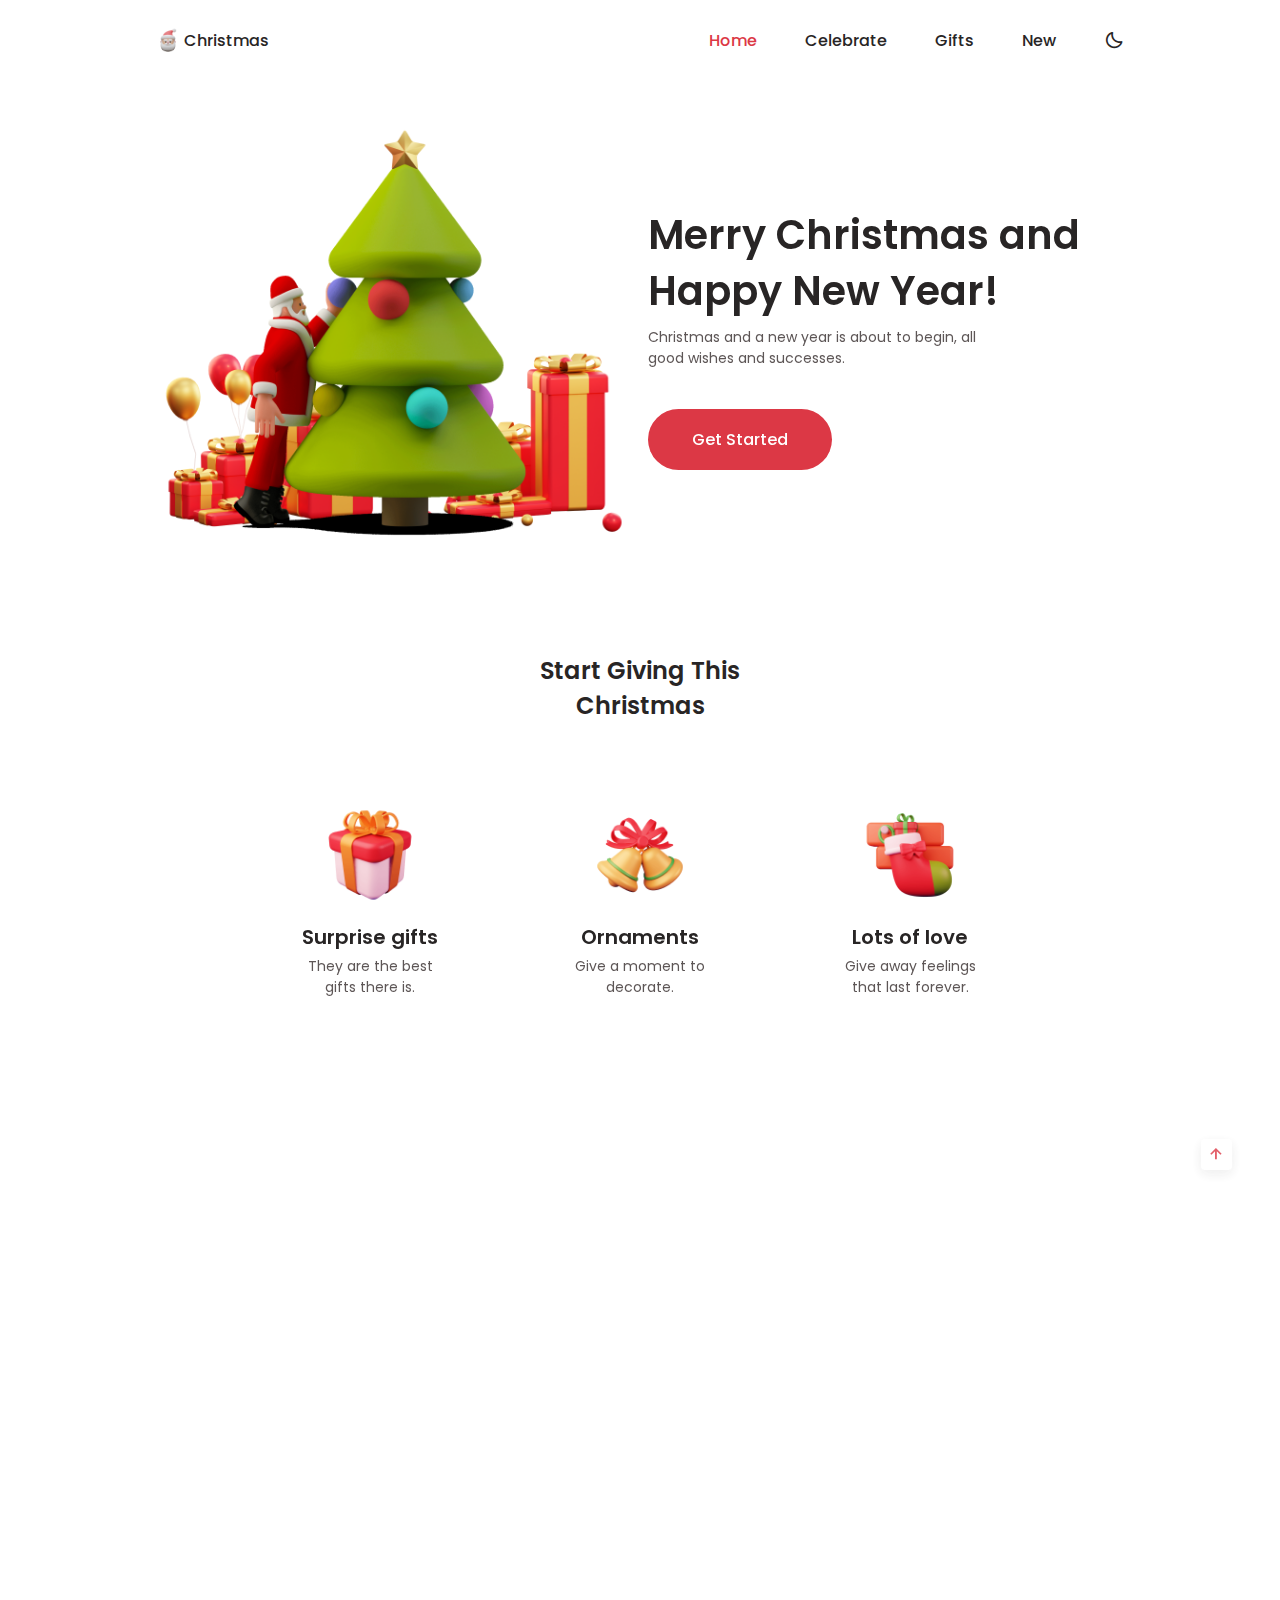
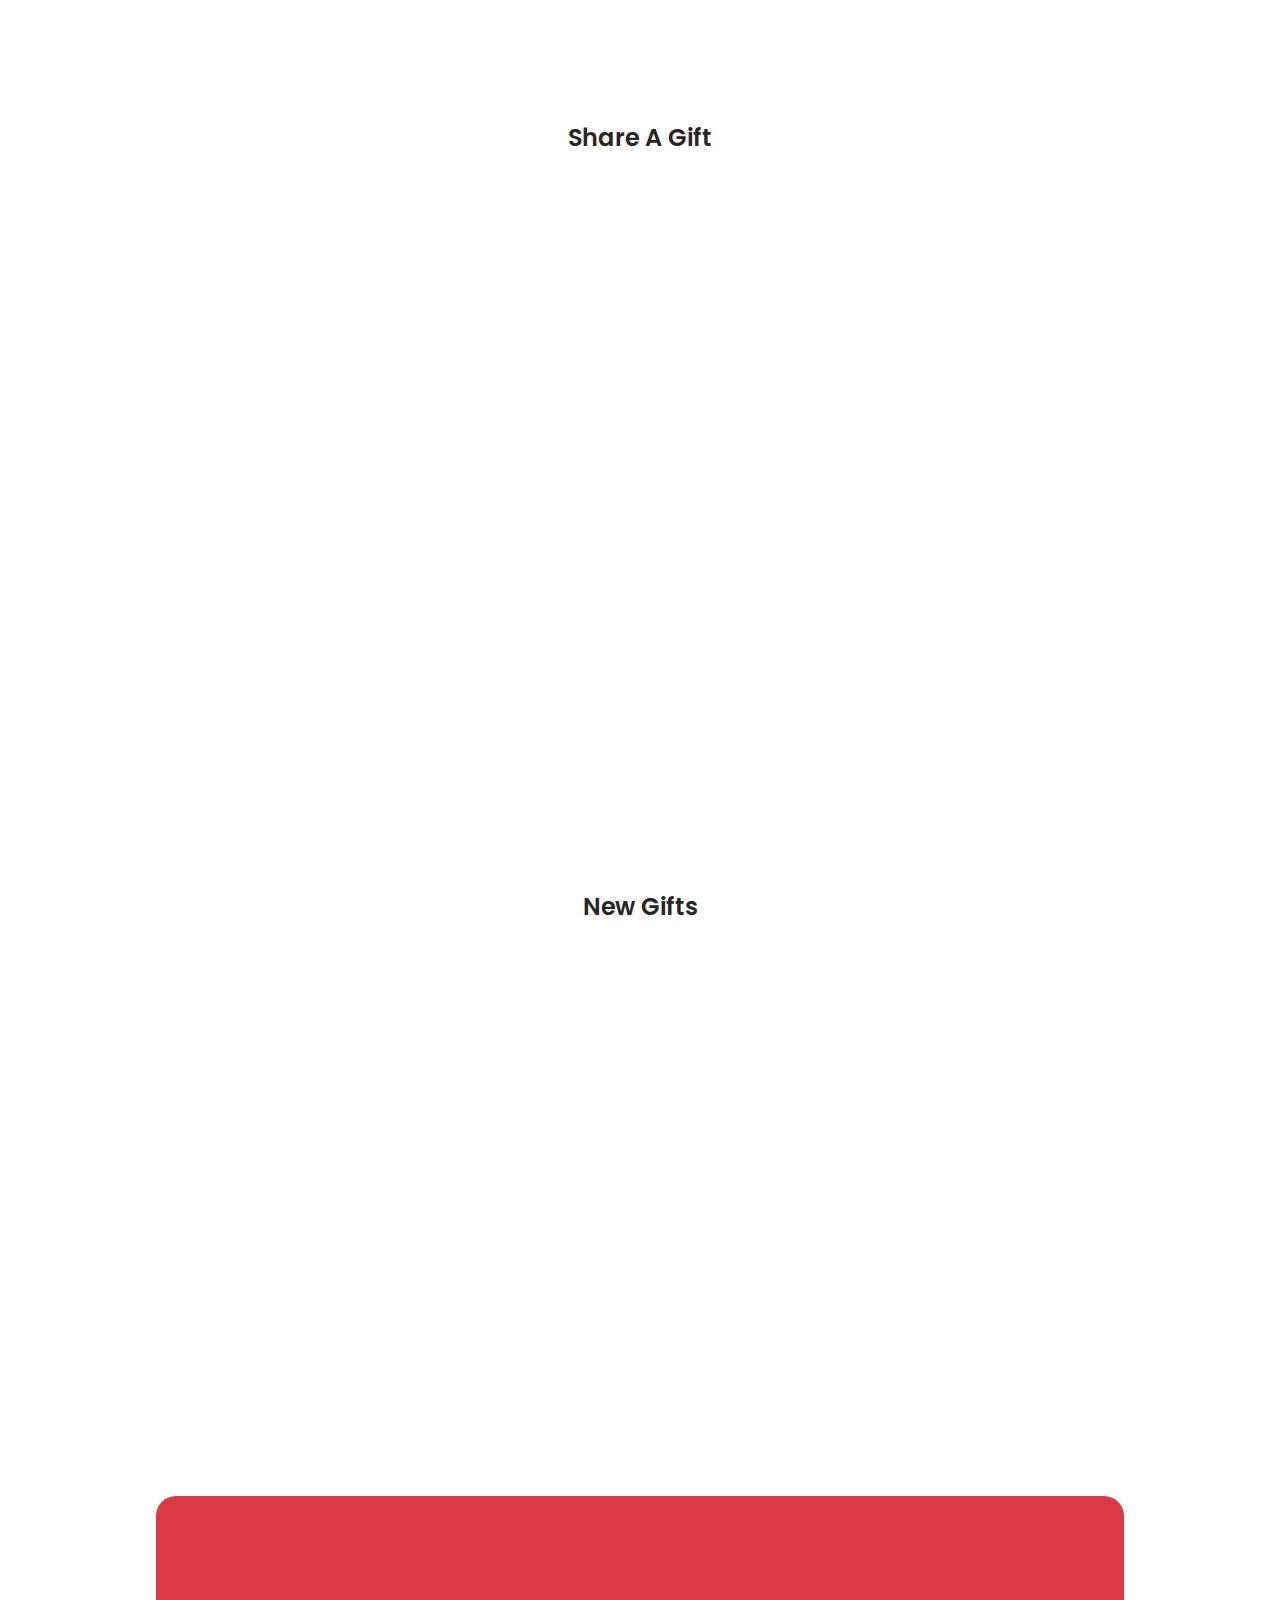
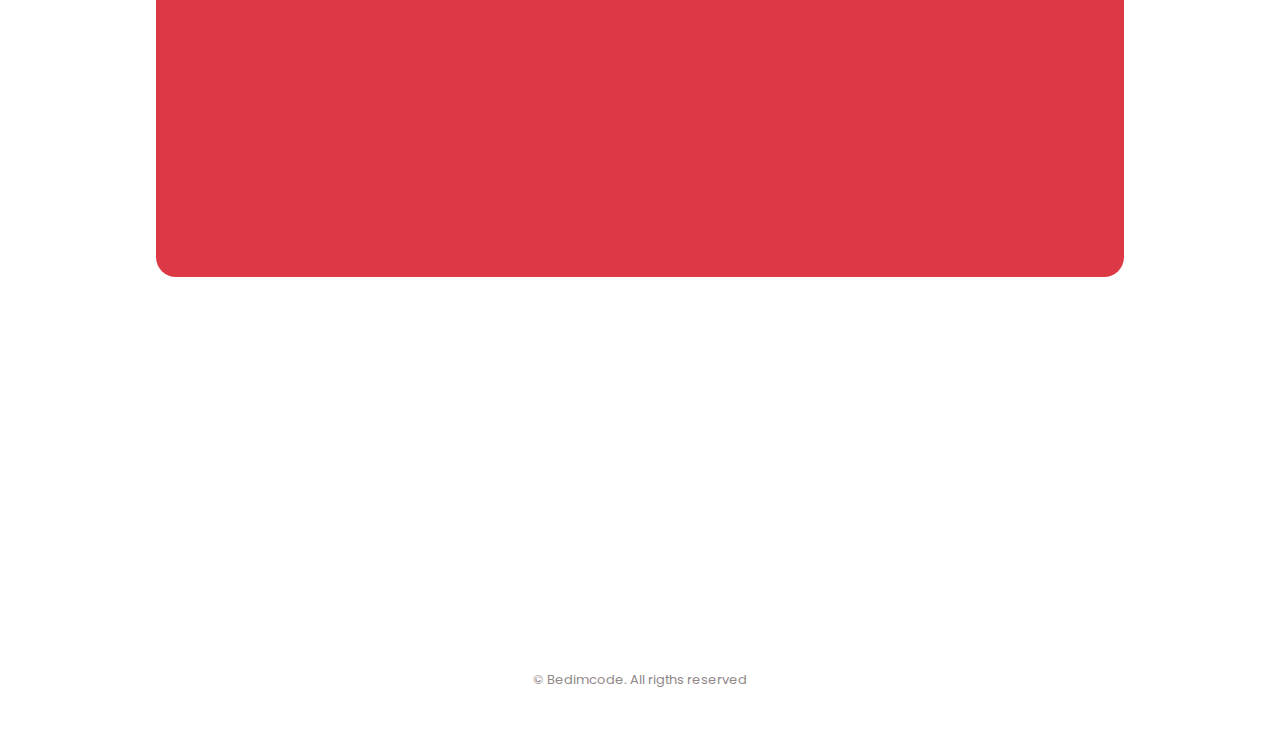
<file: responsive-christmas-website-main/index.html>
<!DOCTYPE html>
    <html lang="en">
    <head>
        <meta charset="UTF-8">
        <meta name="viewport" content="width=device-width, initial-scale=1.0">

        <!--=============== FAVICON ===============-->
        <link rel="shortcut icon" href="assets/img/favicon.png" type="image/x-icon">

        <!--=============== BOXICONS ===============-->
        <link rel="stylesheet" href="https://unpkg.com/boxicons@latest/css/boxicons.min.css">

        <!--=============== SWIPER CSS ===============--> 
        <link rel="stylesheet" href="assets/css/swiper-bundle.min.css">

        <!--=============== CSS ===============-->
        <link rel="stylesheet" href="assets/css/styles.css">

        <title>Responsive Christmas Website - Bedimcode</title>
    </head>
    <body>
        <!--==================== HEADER ====================-->
        <header class="header" id="header">
            <nav class="nav container">
                <a href="#" class="nav__logo">
                    <img src="assets/img/logo.png" alt="" class="nav__logo-img"> 
                    Christmas
                </a>

                <div class="nav__menu" id="nav-menu">
                    <ul class="nav__list">
                        <li class="nav__item">
                            <a href="#home" class="nav__link active-link">Home</a>
                        </li>
                        <li class="nav__item">
                            <a href="#celebrate" class="nav__link">Celebrate</a>
                        </li>
                        <li class="nav__item">
                            <a href="#gift" class="nav__link">Gifts</a>
                        </li>
                        <li class="nav__item">
                            <a href="#new" class="nav__link">New</a>
                        </li>
                    </ul>

                    <div class="nav__close" id="nav-close">
                        <i class='bx bx-x' ></i>
                    </div>

                    <img src="assets/img/nav-light.png" alt="" class="nav__img">
                </div>
                <div class="nav__btns">
                    <!-- Theme change button -->
                    <i class='bx bx-moon change-theme' id="theme-button"></i>

                    <!-- Toggle button -->
                    <div class="nav__toggle" id="nav-toggle">
                        <i class='bx bx-grid-alt' ></i>
                    </div>
                </div>

            </nav>
        </header>

        <!--==================== MAIN ====================-->
        <main class="main">
            <!--==================== HOME ====================-->
            <section class="home" id="home">
                <div class="home__container container grid">
                    <img src="assets/img/home.png" alt="" class="home__img">

                    <div class="home__data">
                        <h1 class="home__title">Merry Christmas and <br> Happy New Year!</h1>
                        <p class="home__description">
                            Christmas and a new year is about to begin, 
                            all good wishes and successes.
                        </p>
                        <a href="#" class="button">Get Started</a>
                    </div>
                </div>
            </section>

            <!--==================== GIVING ====================-->
            <section class="giving section container">
                <h2 class="section__title">
                    Start Giving This <br> Christmas
                </h2>

                <div class="giving__container grid">
                    <div class="giving__content">
                        <img src="assets/img/giving1.png" alt="" class="giving__img">
                        <h3 class="giving__title">Surprise gifts</h3>
                        <p class="giving__description">They are the best gifts there is.</p>
                    </div>

                    <div class="giving__content">
                        <img src="assets/img/giving2.png" alt="" class="giving__img">
                        <h3 class="giving__title">Ornaments</h3>
                        <p class="giving__description">Give a moment to decorate.</p>
                    </div>

                    <div class="giving__content">
                        <img src="assets/img/giving3.png" alt="" class="giving__img">
                        <h3 class="giving__title">Lots of love</h3>
                        <p class="giving__description">Give away feelings that last forever.</p>
                    </div>
                </div>
            </section>

            <!--==================== CELEBRATE ====================-->
            <section class="celebrate section container" id="celebrate">
                <div class="celebrate__container grid">
                    <div class="celebrate__data">
                        <h2 class="section__title celebrate__title">
                            Celebrate With A <br> Lot Of Love
                        </h2>
                        <p class="celebrate__description">
                            In this holidays, celebrate with much love and peace, offering many 
                            blessings to our loved ones, friends and neighbors, wishing them 
                            a good Christmas message.
                        </p>
                        <a href="#" class="button">Send Good Wishes</a>
                    </div>

                    <img src="assets/img/celebrate.png" alt="" class="celebrate__img">
                </div>
            </section>

            <!--==================== GIFT ====================-->
            <section class="gift section container" id="gift">
                <h2 class="section__title">Share A Gift</h2>

                <div class="gift__container grid">
                    <article class="gift__card">
                        <img src="assets/img/gift1.png" alt="" class="gift__img">
                        <i class='bx bx-heart gift__icon'></i>
                        
                        <h3 class="gift__price">$15</h3>
                        <span class="gift__title">Gingerbread</span>
                    </article>

                    <article class="gift__card">
                        <img src="assets/img/gift2.png" alt="" class="gift__img">
                        <i class='bx bx-heart gift__icon'></i>
                        
                        <h3 class="gift__price">$22</h3>
                        <span class="gift__title">Santa Claus Hat</span>
                    </article>

                    <article class="gift__card">
                        <img src="assets/img/gift3.png" alt="" class="gift__img">
                        <i class='bx bx-heart gift__icon'></i>
                        
                        <h3 class="gift__price">$48</h3>
                        <span class="gift__title">Christmas Tree</span>
                    </article>

                    <article class="gift__card">
                        <img src="assets/img/gift4.png" alt="" class="gift__img">
                        <i class='bx bx-heart gift__icon'></i>
                        
                        <h3 class="gift__price">$35</h3>
                        <span class="gift__title">Snowman</span>
                    </article>

                    <article class="gift__card">
                        <img src="assets/img/gift5.png" alt="" class="gift__img">
                        <i class='bx bx-heart gift__icon'></i>
                        
                        <h3 class="gift__price">$12</h3>
                        <span class="gift__title">Candy Stick</span>
                    </article>
                </div>
            </section>

            <!--==================== NEW ====================-->
            <section class="new section container" id="new">
                <h2 class="section__title">New Gifts</h2>

                <div class="new__container">
                    <div class="swiper new-swiper">
                        <div class="swiper-wrapper">
                            <article class="new__card swiper-slide">
                                <div class="new__overlay"></div>

                                <img src="assets/img/new1.png" alt="" class="new__img">
                                <h3 class="new__price">$95</h3>
                                <span class="new__title">Reindeer</span>
                                
                                <button class="button new__button">
                                    <i class='bx bx-heart new__icon'></i>
                                </button>
                            </article>

                            <article class="new__card swiper-slide">
                                <div class="new__overlay"></div>

                                <img src="assets/img/new2.png" alt="" class="new__img">
                                <h3 class="new__price">$20</h3>
                                <span class="new__title">Snow Globe</span>

                                <button class="button new__button">
                                    <i class='bx bx-heart new__icon'></i>
                                </button>
                            </article>

                            <article class="new__card swiper-slide">
                                <div class="new__overlay"></div>

                                <img src="assets/img/new3.png" alt="" class="new__img">
                                <h3 class="new__price">$75</h3>
                                <span class="new__title">Sledge</span>

                                <button class="button new__button">
                                    <i class='bx bx-heart new__icon'></i>
                                </button>
                            </article>

                            <article class="new__card swiper-slide">
                                <div class="new__overlay"></div>

                                <img src="assets/img/new4.png" alt="" class="new__img">
                                <h3 class="new__price">$15</h3>
                                <span class="new__title">Christmas Wreath</span>

                                <button class="button new__button">
                                    <i class='bx bx-heart new__icon'></i>
                                </button>
                            </article>
                        </div>

                        <div class="swiper-pagination"></div>
                    </div>
                </div>
            </section>

            <!--==================== MESSAGE ====================-->
            <section class="message section container">
                <div class="message__container grid">
                    <form action="" class="message__form">
                        <h2 class="message__title">Send Good <br> Wishes!</h2>
                        <input type="email" placeholder="Write your message" class="message__input">
                        <button class="button message__button">Send Message</button>
                    </form>

                    <img src="assets/img/message.png" alt="" class="message__img">
                </div>
            </section>
        </main>

        <!--==================== FOOTER ====================-->
        <footer class="footer section">
            <div class="footer__container container grid">
                <div>
                    <a href="#" class="footer__logo">
                        <img src="assets/img/logo.png" alt="" class="footer__logo-img"> 
                        Christmas
                    </a>

                    <p class="footer__description">
                        This Christmas give <br> a lot of love
                    </p>
                </div>

                <div>
                    <h3 class="footer__title">Our Services</h3>

                    <ul class="footer__links">
                        <li>
                            <a href="#" class="footer__link">Pricing</a>
                        </li>
                        <li>
                            <a href="#" class="footer__link">Discounts</a>
                        </li>
                        <li>
                            <a href="#" class="footer__link">Shipping mode</a>
                        </li>
                    </ul>
                </div>

                <div>
                    <h3 class="footer__title">Support</h3>

                    <ul class="footer__links">
                        <li>
                            <a href="#" class="footer__link">FAQs</a>
                        </li>
                        <li>
                            <a href="#" class="footer__link">Support center</a>
                        </li>
                        <li>
                            <a href="#" class="footer__link">Contact Us</a>
                        </li>
                    </ul>
                </div>

                <div>
                    <h3 class="footer__title">Available On</h3>

                    <div class="footer__aviables">
                        <img src="assets/img/aviable1.png" alt="" class="footer__aviable-img">
                        <img src="assets/img/aviable2.png" alt="" class="footer__aviable-img">
                    </div>
                </div>

                <img src="assets/img/footer1.png" alt="" class="footer__img1">
                <img src="assets/img/footer2.png" alt="" class="footer__img2">
            </div>

            <span class="footer__copy">&#169; Bedimcode. All rigths reserved</span>
        </footer>

        <!--=============== SCROLL UP ===============-->
        <a href="#" class="scrollup" id="scroll-up"> 
            <i class='bx bx-up-arrow-alt scrollup__icon' ></i>
        </a>

        <!--=============== SCROLL REVEAL ===============-->
        <script src="assets/js/scrollreveal.min.js"></script>

        <!--=============== SWIPER JS ===============-->
        <script src="assets/js/swiper-bundle.min.js"></script>

        <!--=============== MAIN JS ===============-->
        <script src="assets/js/main.js"></script>
    </body>
</html>
</file>
<file: responsive-christmas-website-main/assets/css/styles.css>
/*=============== GOOGLE FONTS ===============*/
@import url("https://fonts.googleapis.com/css2?family=Poppins:wght@400;500;600&display=swap");

/*=============== VARIABLES CSS ===============*/
:root {
  --header-height: 3.5rem;

  /*========== Colors ==========*/
  /*Color mode HSL(hue, saturation, lightness)*/
  --first-color: hsl(355, 70%, 54%);
  --first-color-alt: hsl(355, 66%, 50%);
  --title-color: hsl(355, 4%, 15%);
  --text-color: hsl(355, 4%, 35%);
  --text-color-light: hsl(355, 4%, 55%);
  --body-color: #fff;
  --container-color: #fff;

  /*========== Font and typography ==========*/
  /*.5rem = 8px | 1rem = 16px ...*/
  --body-font: 'Poppins', sans-serif;

  --biggest-font-size: 1.5rem;
  --h1-font-size: 1.5rem;
  --h2-font-size: 1.25rem;
  --h3-font-size: 1rem;
  --normal-font-size: .938rem;
  --small-font-size: .813rem;
  --smaller-font-size: .75rem;

  /*========== Font weight ==========*/
  --font-medium: 500;
  --font-semi-bold: 600;

  /*========== Margenes Bottom ==========*/
  /*.5rem = 8px | 1rem = 16px ...*/
  --mb-0-25: .25rem;
  --mb-0-5: .5rem;
  --mb-1: 1rem;
  --mb-1-5: 1.5rem;
  --mb-2: 2rem;
  --mb-2-5: 2.5rem;

  /*========== z index ==========*/
  --z-tooltip: 10;
  --z-fixed: 100;
}

/* Responsive typography */
@media screen and (min-width: 968px) {
  :root {
    --biggest-font-size: 2.5rem;
    --h1-font-size: 2.25rem;
    --h2-font-size: 1.5rem;
    --h3-font-size: 1.25rem;
    --normal-font-size: 1rem;
    --small-font-size: .875rem;
    --smaller-font-size: .813rem;
  }
}

/*=============== BASE ===============*/
* {
  box-sizing: border-box;
  padding: 0;
  margin: 0;
}

html {
  scroll-behavior: smooth;
}

body,
button,
input {
  font-family: var(--body-font);
  font-size: var(--normal-font-size);
}

body {
  margin: var(--header-height) 0 0 0;
  background-color: var(--body-color);
  color: var(--text-color);
  transition: .4s; /*For animation dark mode*/
}

h1, h2, h3, h4 {
  color: var(--title-color);
  font-weight: var(--font-semi-bold);
}

ul {
  list-style: none;
}

a {
  text-decoration: none;
}

img {
  max-width: 100%;
  height: auto;
}

button {
  cursor: pointer;
  border: none;
  outline: none;
}

/*=============== THEME ===============*/
.nav__btns {
  display: flex;
  align-items: center;
  column-gap: 1rem;
}

.change-theme {
  color: var(--title-color);
  font-size: 1.25rem;
  cursor: pointer;
}

/*========== Variables Dark theme ==========*/
body.dark-theme {
  --title-color: hsl(355, 4%, 95%);
  --text-color: hsl(355, 4%, 75%);
  --body-color: hsl(355, 20%, 12%);
  --container-color: hsl(355, 16%, 16%);
}

/*========== 
    Color changes in some parts of 
    the website, in dark theme 
==========*/
.dark-theme .scroll-header,
.dark-theme .nav__menu {
  box-shadow: 0 2px 4px hsla(0, 0%, 4%, .3);
}

.dark-theme .message__container {
  background-color: var(--container-color);
}

.dark-theme .message__input {
  background-color: var(--body-color);
}

.dark-theme .message__button {
  background-color: var(--first-color);
}

.dark-theme .message__button:hover {
  background-color: var(--first-color-alt);
}

.dark-theme::-webkit-scrollbar {
  background: hsl(355, 8%, 30%);
}

/*=============== REUSABLE CSS CLASSES ===============*/
.container {
  max-width: 968px;
  margin-left: var(--mb-1-5);
  margin-right: var(--mb-1-5);
}

.grid {
  display: grid;
}

.main {
  overflow: hidden;
}

.section {
  padding: 4.5rem 0 1rem;
}

.section__title {
  font-size: var(--h2-font-size);
  margin-bottom: var(--mb-2-5);
  text-align: center;
}

/*=============== HEADER ===============*/
.header {
  width: 100%;
  background-color: var(--body-color);
  position: fixed;
  top: 0;
  left: 0;
  z-index: var(--z-fixed);
  transition: .4s; /*For animation dark mode*/
}

/*=============== NAV ===============*/
.nav {
  height: var(--header-height);
  display: flex;
  justify-content: space-between;
  align-items: center;
}

.nav__logo, 
.nav__close, 
.nav__toggle {
  color: var(--title-color);
}

.nav__logo {
  display: flex;
  align-items: center;
  column-gap: .25rem;
  font-weight: var(--font-medium);
}

.nav__logo-img {
  width: 1.5rem;
}

.nav__toggle {
  display: inline-flex;
  font-size: 1.25rem;
  cursor: pointer;
}

@media screen and (max-width: 767px) {
  .nav__menu {
    position: fixed;
    background-color: var(--body-color);
    top: -100%;
    left: 0;
    width: 100%;
    padding: 4rem 0;
    border-radius: 0 0 1.5rem 1.5rem;
    box-shadow: 0 1px 4px hsla(0, 4%, 15%, .1);
    transition: .4s;
  }
}

.nav__img {
  width: 100px;
  position: absolute;
  top: 0;
  left: 0;
  transform: rotate(-15deg);
}

.nav__list {
  display: flex;
  flex-direction: column;
  align-items: center;
  row-gap: 1.5rem;
}

.nav__link {
  color: var(--title-color);
  font-weight: var(--font-medium);
  transition: .3s;
}

.nav__link:hover {
  color: var(--first-color);
}

.nav__close {
  font-size: 2rem;
  position: absolute;
  top: .5rem;
  right: 1rem;
  cursor: pointer;
}

/* Show menu */
.show-menu {
  top: 0;
}

/* Change background header */
.scroll-header {
  box-shadow: 0 1px 4px hsla(0, 4%, 15%, .1);
}

/* Active link */
.active-link {
  color: var(--first-color);
}

/*=============== HOME ===============*/
.home__container {
  padding-top: 1.5rem;
  row-gap: 1.5rem;
}

.home__img {
  width: 320px;
  justify-self: center;
}

.home__data {
  text-align: center;
}

.home__title {
  font-size: var(--biggest-font-size);
  line-height: 140%;
  margin-bottom: var(--mb-0-5);
}

.home__description {
  font-size: var(--small-font-size);
  padding: 0 2rem;
  margin-bottom: var(--mb-2-5);
}

/*=============== BUTTONS ===============*/
.button {
  display: inline-block;
  background-color: var(--first-color);
  color: #fff;
  padding: 1.15rem 2.75rem;
  font-weight: var(--font-medium);
  border-radius: 3rem;
  transition: .3s;
}

.button:hover {
  background-color: var(--first-color-alt);
}

/*=============== GIVING ===============*/
.giving__container {
  grid-template-columns: repeat(2, 1fr);
  gap: 2.5rem 1.5rem;
}

.giving__content {
  text-align: center;
}

.giving__img {
  width: 100px;
  transition: .3s;
}

.giving__title {
  font-size: var(--h3-font-size);
  margin-bottom: var(--mb-0-25);
}

.giving__description {
  font-size: var(--small-font-size);
}

.giving__img:hover {
  transform: translateY(-.25rem);
}

/*=============== CELEBRATE ===============*/
.celebrate__container {
  row-gap: 1rem;
}

.celebrate__data {
  text-align: center;
}

.celebrate__title {
  margin-bottom: var(--mb-1-5);
}

.celebrate__description {
  margin-bottom: var(--mb-2-5);
}

.celebrate__img {
  width: 280px;
  justify-self: center;
}

/*=============== GIFT ===============*/
.gift__container {
  grid-template-columns: repeat(2, 1fr);
  gap: 1.5rem;
}

.gift__card {
  display: grid;
  position: relative;
  background-color: var(--container-color);
  box-shadow: 0 4px 16px hsla(355, 25%, 15%, .1);
  padding: 1.5rem 1rem 1rem;
  border-radius: .75rem;
}

.gift__img {
  width: 100px;
  justify-self: center;
  margin-bottom: var(--mb-0-25);
  transition: .3s;
}

.gift__icon {
  font-size: 1.25rem;
  color: var(--first-color);
  position: absolute;
  top: 1rem;
  right: 1rem;
  cursor: pointer;
}

.gift__price {
  font-size: var(--h3-font-size);
}

.gift__title {
  font-size: var(--smaller-font-size);
  font-weight: var(--font-medium);
}

.gift__card:hover .gift__img {
  transform: translateY(-.25rem);
}

/*=============== NEW ===============*/
.new__card {
  position: relative;
  width: 230px;
  background-color: var(--container-color);
  box-shadow: 0 4px 16px hsla(355, 25%, 15%, .1);
  padding: 1rem 1rem 1.5rem;
  border-radius: .75rem;
  text-align: center;
  margin-bottom: 4rem;
  overflow: hidden;
}

.new__overlay {
  width: 250px;
  height: 250px;
  background-color: var(--first-color);
  border-radius: 50%;
  position: absolute;
  top: -5rem;
  left: -.65rem;
  z-index: 0;
}

.new__img {
  position: relative;
  width: 150px;
  margin-bottom: var(--mb-2);
  transition: .3s;
}

.new__price {
  font-size: var(--h2-font-size);
}

.new__title {
  font-weight: var(--font-medium);
}

.new__button {
  display: flex;
  padding: .5rem;
  border-radius: .25rem .25rem .75rem .25rem;
  position: absolute;
  right: 0;
  bottom: 0;
}

.new__icon {
  font-size: 1.25rem;
}

.new__card:hover .new__img {
  transform: translateY(-.5rem);
}

/*Class Swiper*/
.swiper-pagination-bullet {
  background-color: var(--text-color);
}

.swiper-pagination-bullet-active {
  background-color: var(--first-color);
}

/*=============== MESSAGE ===============*/
.message__container {
  row-gap: 3rem;
  background-color: var(--first-color);
  padding: 2.5rem 1.5rem 2.5rem;
  border-radius: 1.25rem;
}

.message__form {
  text-align: center;
}

.message__title {
  color: #fff;
  margin-bottom: var(--mb-1-5);
}

.message__input {
  width: 100%;
  background: #fff;
  color: var(--text-color);
  padding: 1rem 1.5rem;
  border-radius: 3rem;
  border: none;
  outline: none;
  margin-bottom: var(--mb-1);
}

.message__button {
  background-color: var(--title-color);
  width: 100%;
}

.message__button:hover {
  background-color: var(--title-color);
}

.message__img {
  width: 200px;
  justify-self: center;
  transform: rotate(15deg);
}

/*=============== FOOTER ===============*/
.footer {
  overflow: hidden;
}

.footer__container {
  position: relative;
  row-gap: 2rem;
}

.footer__logo {
  display: flex;
  align-items: center;
  column-gap: .25rem;
  color: var(--title-color);
  font-weight: var(--font-medium);
}

.footer__logo-img {
  width: 1.5rem;
}

.footer__description {
  font-size: var(--small-font-size);
}

.footer__logo, 
.footer__title {
  margin-bottom: var(--mb-1);
}

.footer__title {
  font-size: var(--h3-font-size);
}

.footer__links, 
.footer__aviables {
  display: flex;
  flex-direction: column;
  row-gap: .75rem;
}

.footer__link {
  color: var(--text-color);
  transition: .3s;
}

.footer__link:hover {
  color: var(--title-color);
}

.footer__aviable-img {
  width: 100px;
  cursor: pointer;
}

.footer__copy {
  display: block;
  margin: 3.5rem 0 1rem 0;
  text-align: center;
  font-size: var(--smaller-font-size);
  color: var(--text-color-light);
}

.footer__img1, 
.footer__img2 {
  position: absolute;
  width: 100px;
}

.footer__img1 {
  top: 25%;
  right: 2rem;
}

.footer__img2 {
  top: 75%;
  right: -4rem;
}

/*=============== SCROLL UP ===============*/
.scrollup {
  position: fixed;
  right: 1rem;
  bottom: -30%;
  background-color: var(--container-color);
  box-shadow: 0 4px 12px hsla(0, 0%, 20%, .1);
  display: inline-flex;
  padding: .35rem;
  border-radius: .25rem;
  z-index: var(--z-tooltip);
  opacity: .8;
  transition: .4s;
}

.scrollup:hover {
  opacity: 1;
}

.scrollup__icon {
  font-size: 1.25rem;
  color: var(--first-color);
}

/* Show Scroll Up*/
.show-scroll {
  bottom: 3rem;
}

/*=============== SCROLL BAR ===============*/
::-webkit-scrollbar {
  width: .6rem;
  background: hsl(355, 8%, 44%);
  border-radius: 1rem;
}

::-webkit-scrollbar-thumb {
  background: hsl(355, 32%, 17%);
  border-radius: 1rem;
}

/*=============== BREAKPOINTS ===============*/
/* For small devices */
@media screen and (max-width: 320px) {
  .container {
    margin-left: var(--mb-1);
    margin-right: var(--mb-1);
  }

  .giving__container {
    gap: 1rem;
  }

  .gift__container {
    grid-template-columns: 150px;
    justify-content: center;
  }
}

/* For medium devices */
@media screen and (min-width: 576px) {
  .home__description {
    padding: 0 8rem;
  }

  .giving__container {
    grid-template-columns: repeat(2, 142px);
    justify-content: center;
    gap: 2.5rem 3.5rem;
  }

  .celebrate__description {
    padding: 0 4rem;
  }

  .gift__container {
    grid-template-columns: repeat(2, 180px);
    justify-content: center;
    gap: 2rem;
  }

  .message__input,
  .message__button {
    width: 60%;
  }

  .footer__container {
    grid-template-columns: repeat(2, 1fr);
  }
}

@media screen and (min-width: 767px) {
  body {
    margin: 0;
  }
  .section {
    padding: 6.5rem 0 2rem;
  }

  .nav {
    height: calc(var(--header-height) + 1.5rem);
    column-gap: 3rem;
  }
  .nav__toggle, 
  .nav__close, 
  .nav__img {
    display: none;
  }
  .nav__menu {
    margin-left: auto;
  }
  .nav__list {
    flex-direction: row;
    column-gap: 3rem;
  }
  .dark-theme .nav__menu {
    box-shadow: none;
  }

  .home__container,
  .celebrate__container,
  .message__container {
    grid-template-columns: repeat(2, 1fr);
    align-items: center;
  }
  .home__container {
    padding-top: 8rem;
  }
  .home__data {
    text-align: initial;
  }
  .home__description {
    padding: 0;
  }

  .giving__container {
    grid-template-columns: repeat(3, 142px);
    column-gap: 5rem;
  }

  .celebrate__data, 
  .celebrate__title {
    text-align: initial;
  }
  .celebrate__description {
    padding: 0;
  }

  .gift__container {
    grid-template-columns: repeat(3, 200px);
    gap: 2.5rem;
  }

  .footer__container {
    grid-template-columns: repeat(3, 1fr);
  }
}

/* For large devices */
@media screen and (min-width: 992px) {
  .container {
    margin-left: auto;
    margin-right: auto;
  }

  .home__container {
    column-gap: 1rem;
  }
  .home__img {
    width: 500px;
  }
  .home__description {
    padding-right: 8rem;
  }

  .giving__container {
    column-gap: 8rem;
    padding-top: 2rem;
  }
  .giving__img {
    width: 120px;
  }

  .celebrate__img {
    width: 450px;
  }
  .celebrate__description {
    padding-right: 7rem;
  }

  .gift__container {
    padding-top: 2rem;
  }
  .gift__card {
    padding: 2rem 1.5rem 1.5rem;
  }
  .gift__img {
    width: 120px;
    margin-bottom: var(--mb-1);
  }
  .gift__title {
    font-size: var(--small-font-size);
  }

  .new__container {
    padding-top: 2rem;
  }
  .new__card {
    margin-bottom: 5rem;
  }
  .new__price {
    font-size: var(--h3-font-size);
  }

  .message__container {
    padding: 3.5rem 0;
    grid-template-columns: repeat(2, max-content);
    column-gap: 4rem;
    justify-content: center;
  }

  .message__form {
    text-align: initial;
  }
  .message__title {
    font-size: var(--h1-font-size);
  }
  .message__input {
    display: block;
    width: 280px;
  }
  .message__button {
    width: initial;
  }
  .message__img {
    width: 320px;
  }

  .footer__container {
    grid-template-columns: repeat(4, max-content);
    justify-content: space-between;
  }
  .footer__copy {
    margin-top: 7rem;
  }
  .footer__img1, 
  .footer__img2 {
    width: 120px;
  }
  .footer__img1 {
    top: 100%;
    left: 0;
  }
  .footer__img2 {
    top: 40%;
    right: -7rem;
  }
  
  .scrollup {
    right: 3rem;
  }
}
</file>
